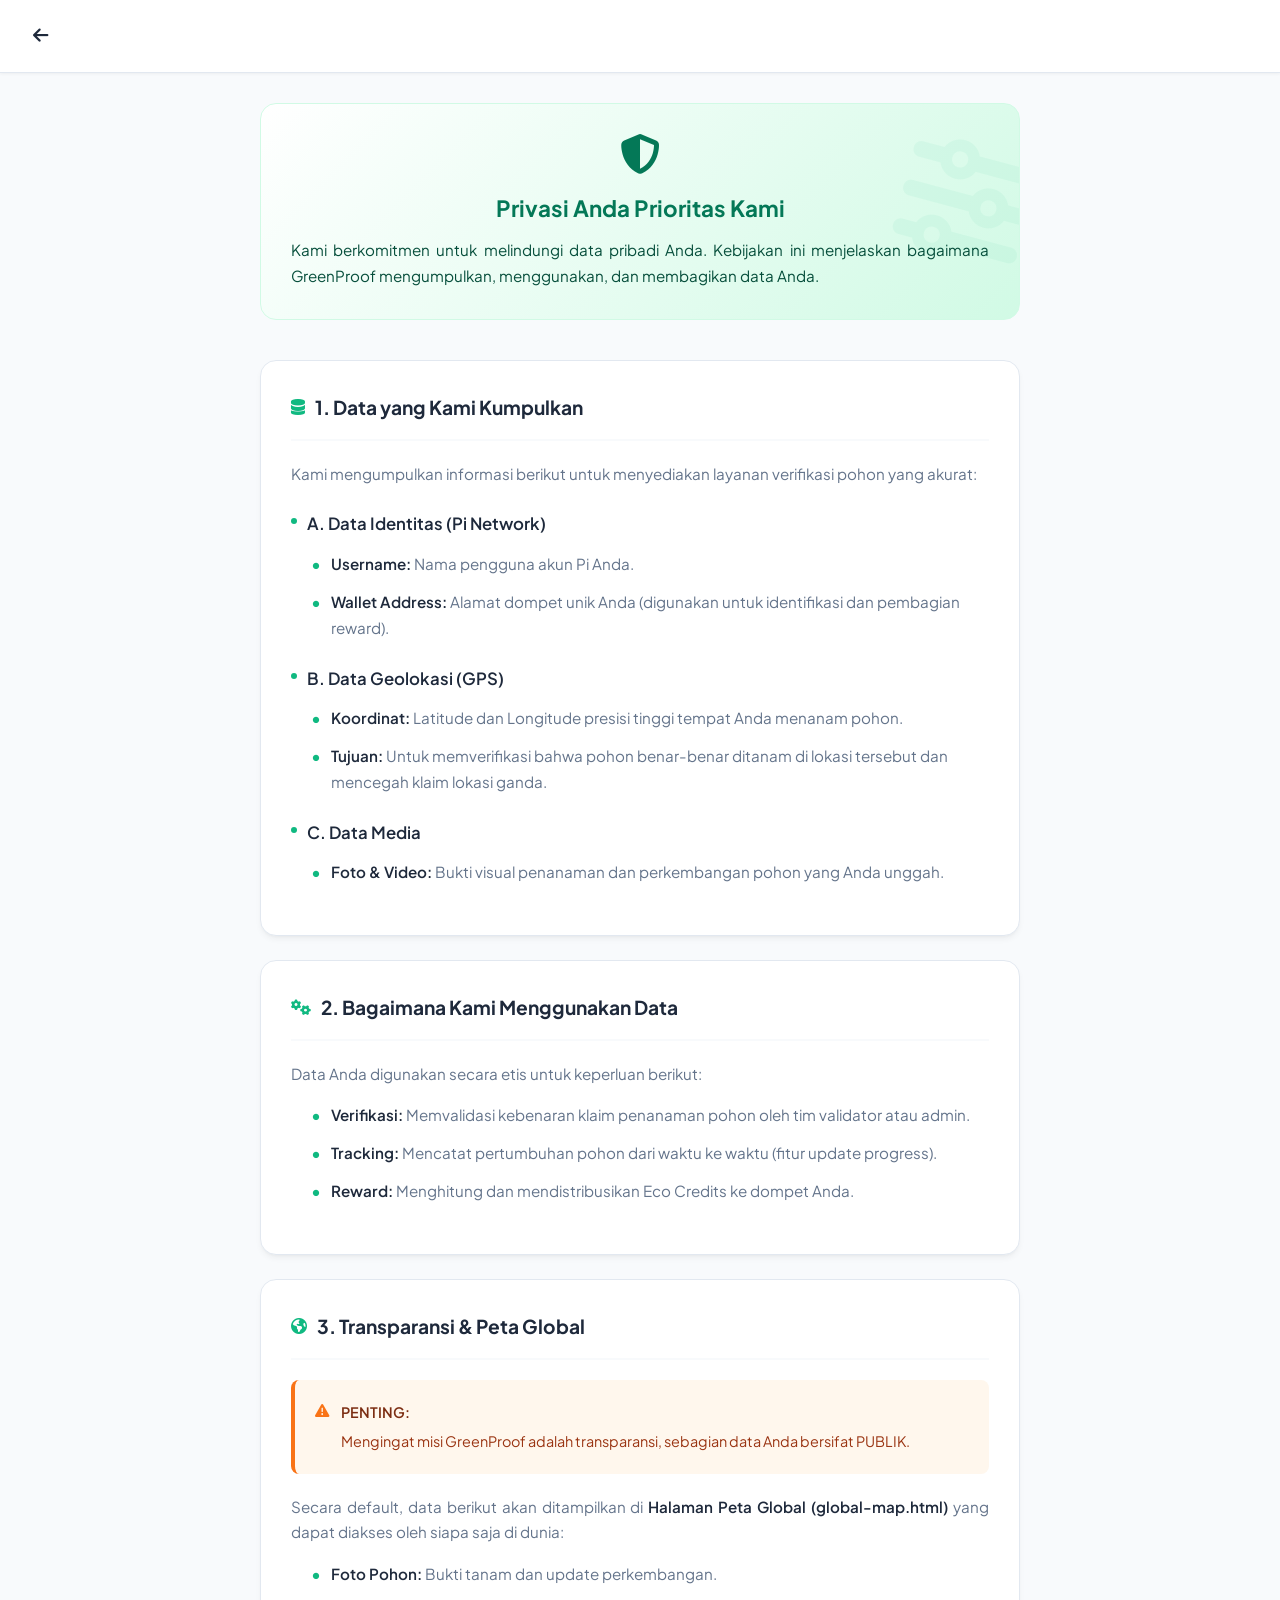
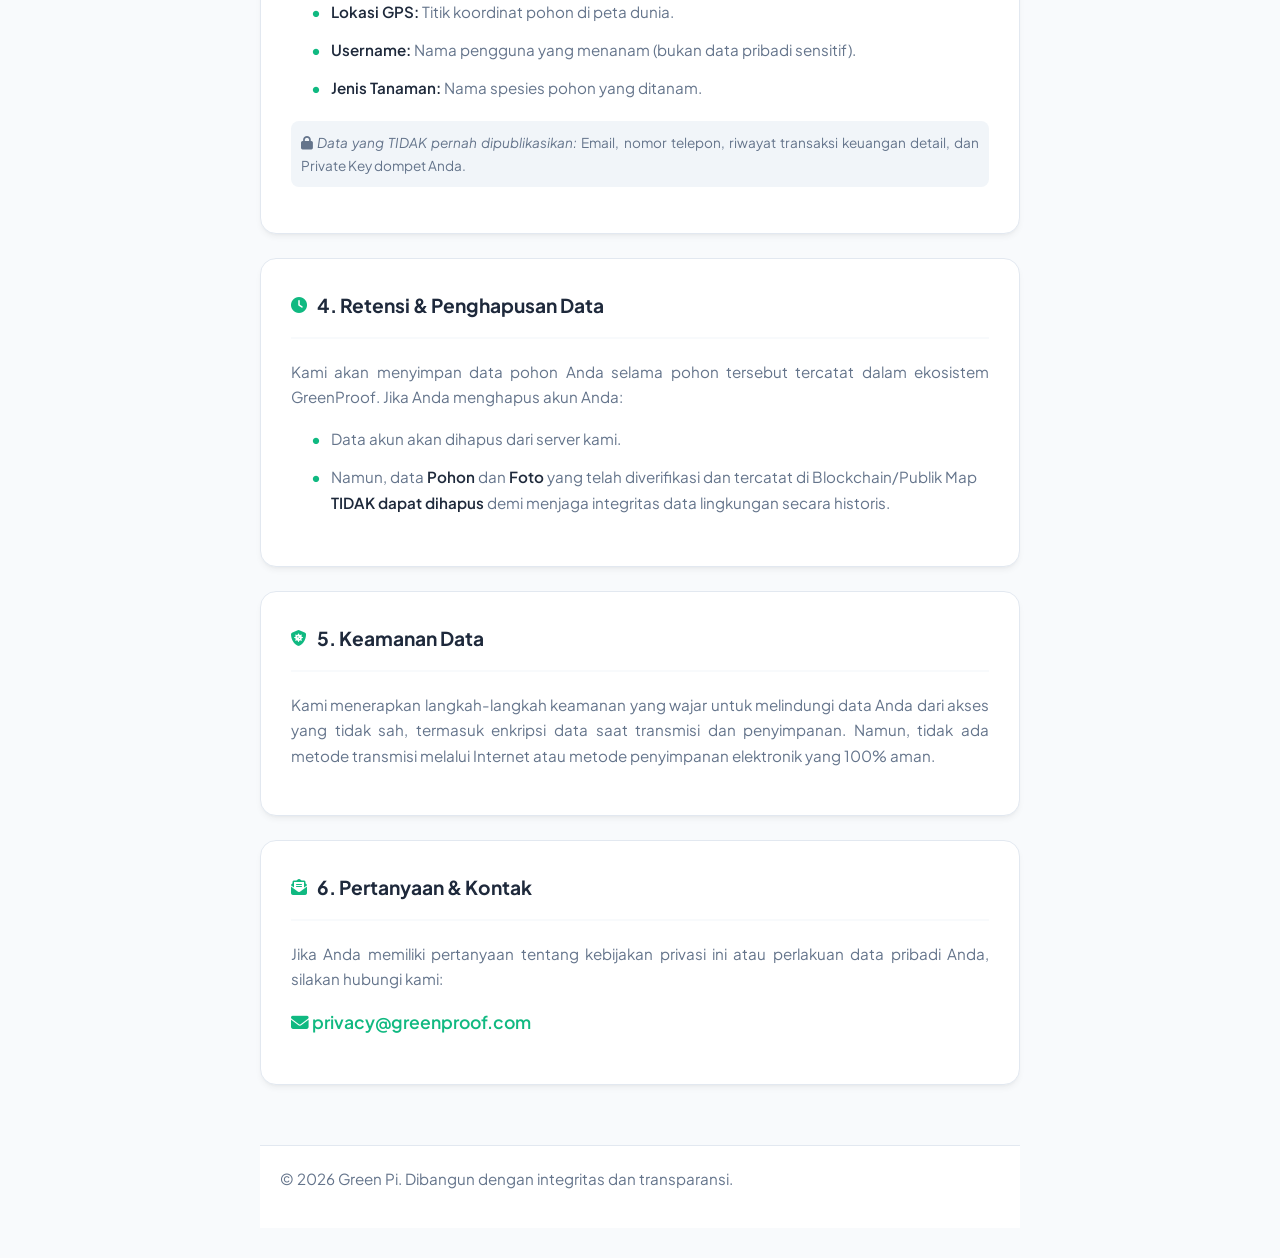
<file: privacy.html>
<!DOCTYPE html>
<html lang="id">
<head>
    <meta charset="UTF-8">
    <meta name="viewport" content="width=device-width, initial-scale=1.0, maximum-scale=1.0, user-scalable=no">
    <title>Kebijakan Privasi - GreenProof</title>
    
    <!-- Fonts: Plus Jakarta Sans -->
    <link href="https://fonts.googleapis.com/css2?family=Plus+Jakarta+Sans:wght@400;500;600;700&display=swap" rel="stylesheet">
    <!-- Icons: FontAwesome -->
    <link rel="stylesheet" href="https://cdnjs.cloudflare.com/ajax/libs/font-awesome/6.4.0/css/all.min.css">
    
    <style>
        /* --- CSS VARIABLES (Match Index Style) --- */
        :root {
            --primary: #10b981;       /* Emerald Green */
            --primary-dark: #047857;  /* Darker Green */
            --primary-light: #d1fae5; /* Light Green BG */
            --text-main: #1e293b;     /* Slate 800 */
            --text-muted: #64748b;    /* Slate 500 */
            --bg-body: #f8fafc;       /* Slate 50 */
            --surface: #ffffff;       /* White */
            --border: #e2e8f0;        /* Slate 200 */
            --shadow: 0 4px 6px -1px rgb(0 0 0 / 0.05), 0 2px 4px -2px rgb(0 0 0 / 0.05);
            --radius: 16px;
        }

        /* --- RESET & BASE --- */
        * { margin: 0; padding: 0; box-sizing: border-box; -webkit-tap-highlight-color: transparent; scroll-behavior: smooth; }
        
        body {
            font-family: 'Plus Jakarta Sans', sans-serif;
            background-color: var(--bg-body);
            color: var(--text-main);
            line-height: 1.7;
            min-height: 100vh;
            display: flex;
            flex-direction: column;
        }

        /* --- ANIMATION UTILITIES --- */
        /* Base state for scroll animation */
        .reveal {
            opacity: 0;
            transform: translateY(30px);
            transition: all 0.6s cubic-bezier(0.16, 1, 0.3, 1);
            will-change: opacity, transform;
        }

        /* Active state when visible */
        .reveal.active {
            opacity: 1;
            transform: translateY(0);
        }

        /* Staggered delays for list items */
        .delay-1 { transition-delay: 0.1s; }
        .delay-2 { transition-delay: 0.2s; }
        .delay-3 { transition-delay: 0.3s; }

        /* --- HEADER / NAVBAR --- */
        header {
            background: rgba(255, 255, 255, 0.9);
            backdrop-filter: blur(10px);
            -webkit-backdrop-filter: blur(10px);
            padding: 16px 20px;
            display: flex;
            align-items: center;
            position: sticky;
            top: 0;
            z-index: 100;
            box-shadow: 0 1px 3px rgba(0,0,0,0.05);
            border-bottom: 1px solid var(--border);
        }

        .back-btn {
            background: transparent;
            border: none;
            font-size: 1.1rem;
            margin-right: 15px;
            cursor: pointer;
            color: var(--text-main);
            width: 40px;
            height: 40px;
            border-radius: 50%;
            display: flex;
            align-items: center;
            justify-content: center;
            transition: 0.2s ease;
        }
        .back-btn:hover {
            background-color: var(--bg-body);
            color: var(--primary);
        }
        
        header h1 { 
            font-size: 1.1rem; 
            font-weight: 700; 
            margin: 0; 
            color: var(--text-main);
            letter-spacing: -0.5px;
        }

        /* --- CONTENT CONTAINER --- */
        .container { 
            max-width: 800px; 
            margin: 0 auto; 
            padding: 30px 20px;
            flex: 1;
        }
        
        /* --- INTRO BOX (Hero Section) --- */
        .intro-box {
            background: linear-gradient(135deg, var(--surface) 0%, var(--primary-light) 100%);
            border: 1px solid #d1fae5;
            border-radius: var(--radius);
            padding: 30px;
            margin-bottom: 40px;
            text-align: center;
            position: relative;
            overflow: hidden;
        }
        
        /* Decorative icon background */
        .intro-box::before {
            content: '\f1de'; /* Shield Icon */
            font-family: 'Font Awesome 6 Free';
            font-weight: 900;
            position: absolute;
            top: -10px; right: -10px;
            font-size: 8rem;
            color: var(--primary);
            opacity: 0.05;
            transform: rotate(15deg);
        }

        .intro-box i.main-icon {
            font-size: 2.5rem;
            color: var(--primary-dark);
            margin-bottom: 15px;
            display: inline-block;
        }
        
        .intro-box h2 { 
            color: var(--primary-dark); 
            font-size: 1.4rem; 
            margin-bottom: 10px; 
            position: relative;
            z-index: 2;
        }
        
        .intro-box p { 
            color: #064e3b; 
            font-size: 0.95rem; 
            margin: 0; 
            position: relative;
            z-index: 2;
        }

        /* --- SECTION BLOCKS (Cards) --- */
        .section-block {
            background: var(--surface);
            border-radius: var(--radius);
            padding: 30px;
            margin-bottom: 24px;
            box-shadow: var(--shadow);
            border: 1px solid var(--border);
            transition: transform 0.3s ease;
        }
        .section-block:hover {
            border-color: var(--primary);
        }

        .section-title {
            font-size: 1.2rem; 
            font-weight: 700; 
            color: var(--text-main);
            margin-bottom: 20px; 
            padding-bottom: 15px;
            border-bottom: 2px solid var(--bg-body);
            display: flex;
            align-items: center;
            gap: 10px;
        }
        
        .section-title i {
            color: var(--primary);
            font-size: 1rem;
        }

        h3 {
            font-size: 1.05rem; 
            font-weight: 600; 
            margin-top: 24px; 
            margin-bottom: 12px;
            color: var(--text-main);
            display: flex;
            align-items: flex-start;
        }
        
        h3::before {
            content: '';
            display: inline-block;
            width: 6px;
            height: 6px;
            background: var(--primary);
            border-radius: 50%;
            margin-top: 8px;
            margin-right: 10px;
        }

        p { 
            font-size: 0.95rem; 
            color: var(--text-muted); 
            margin-bottom: 16px; 
            text-align: justify; 
        }
        
        ul { 
            margin-left: 10px; 
            margin-bottom: 20px; 
            color: var(--text-muted); 
            font-size: 0.95rem; 
            list-style: none;
            padding-left: 10px;
        }
        
        li { 
            margin-bottom: 12px; 
            position: relative;
            padding-left: 20px;
        }
        
        li::before {
            content: '•';
            color: var(--primary);
            font-weight: bold;
            position: absolute;
            left: 0;
        }

        strong { color: var(--text-main); font-weight: 600; }

        /* --- ALERT BOX --- */
        .alert-box {
            background: #fff7ed;
            border-left: 4px solid #f97316;
            padding: 20px;
            border-radius: 8px;
            margin: 20px 0;
            font-size: 0.9rem; 
            color: #9a3412;
            display: flex;
            align-items: flex-start;
            gap: 12px;
        }
        .alert-box i { margin-top: 4px; color: #f97316; }
        .alert-box strong { display: block; margin-bottom: 5px; color: #7c2d12; }

        /* --- FOOTER --- */
        .footer-note {
            text-align: center; 
            font-size: 0.85rem; 
            color: var(--text-muted);
            margin-top: 60px; 
            padding: 20px;
            border-top: 1px solid var(--border);
            background: var(--surface);
        }

        /* --- RESPONSIVE --- */
        @media (max-width: 600px) {
            .container { padding: 20px 15px; }
            .section-block { padding: 20px; }
            .intro-box { padding: 20px; }
        }
    </style>
</head>
<body>

    <!-- HEADER -->
    <header>
        <!-- Button ini menggunakan fungsi goBack() -->
        <button class="back-btn" onclick="goBack()" aria-label="Kembali">
            <i class="fas fa-arrow-left"></i>
        </button>
        
    </header>

    <div class="container">
        
        <!-- INTRO SECTION -->
        <div class="intro-box reveal">
            <i class="fas fa-shield-alt main-icon"></i>
            <h2>Privasi Anda Prioritas Kami</h2>
            <p>Kami berkomitmen untuk melindungi data pribadi Anda. Kebijakan ini menjelaskan bagaimana GreenProof mengumpulkan, menggunakan, dan membagikan data Anda.</p>
        </div>

        <!-- 1. PENGUMPULAN DATA -->
        <div class="section-block reveal delay-1">
            <div class="section-title">
                <i class="fas fa-database"></i> 1. Data yang Kami Kumpulkan
            </div>
            <p>Kami mengumpulkan informasi berikut untuk menyediakan layanan verifikasi pohon yang akurat:</p>
            
            <h3>A. Data Identitas (Pi Network)</h3>
            <ul>
                <li><strong>Username:</strong> Nama pengguna akun Pi Anda.</li>
                <li><strong>Wallet Address:</strong> Alamat dompet unik Anda (digunakan untuk identifikasi dan pembagian reward).</li>
            </ul>

            <h3>B. Data Geolokasi (GPS)</h3>
            <ul>
                <li><strong>Koordinat:</strong> Latitude dan Longitude presisi tinggi tempat Anda menanam pohon.</li>
                <li><strong>Tujuan:</strong> Untuk memverifikasi bahwa pohon benar-benar ditanam di lokasi tersebut dan mencegah klaim lokasi ganda.</li>
            </ul>

            <h3>C. Data Media</h3>
            <ul>
                <li><strong>Foto & Video:</strong> Bukti visual penanaman dan perkembangan pohon yang Anda unggah.</li>
            </ul>
        </div>

        <!-- 2. PENGGUNAAN DATA -->
        <div class="section-block reveal delay-1">
            <div class="section-title">
                <i class="fas fa-cogs"></i> 2. Bagaimana Kami Menggunakan Data
            </div>
            <p>Data Anda digunakan secara etis untuk keperluan berikut:</p>
            <ul>
                <li><strong>Verifikasi:</strong> Memvalidasi kebenaran klaim penanaman pohon oleh tim validator atau admin.</li>
                <li><strong>Tracking:</strong> Mencatat pertumbuhan pohon dari waktu ke waktu (fitur update progress).</li>
                <li><strong>Reward:</strong> Menghitung dan mendistribusikan Eco Credits ke dompet Anda.</li>
            </ul>
        </div>

        <!-- 3. TRANSPARANSI PUBLIK -->
        <div class="section-block reveal delay-2">
            <div class="section-title">
                <i class="fas fa-globe-americas"></i> 3. Transparansi & Peta Global
            </div>
            
            <div class="alert-box">
                <i class="fas fa-exclamation-triangle"></i>
                <div>
                    <strong>PENTING:</strong> Mengingat misi GreenProof adalah transparansi, sebagian data Anda bersifat PUBLIK.
                </div>
            </div>

            <p>Secara default, data berikut akan ditampilkan di <strong>Halaman Peta Global (global-map.html)</strong> yang dapat diakses oleh siapa saja di dunia:</p>
            <ul>
                <li><strong>Foto Pohon:</strong> Bukti tanam dan update perkembangan.</li>
                <li><strong>Lokasi GPS:</strong> Titik koordinat pohon di peta dunia.</li>
                <li><strong>Username:</strong> Nama pengguna yang menanam (bukan data pribadi sensitif).</li>
                <li><strong>Jenis Tanaman:</strong> Nama spesies pohon yang ditanam.</li>
            </ul>
            <p style="background: #f1f5f9; padding: 10px; border-radius: 8px; font-size: 0.85rem;">
                <em><i class="fas fa-lock"></i> Data yang TIDAK pernah dipublikasikan:</em> Email, nomor telepon, riwayat transaksi keuangan detail, dan Private Key dompet Anda.
            </p>
        </div>

        <!-- 4. PEMBERITAHUAN DATA -->
        <div class="section-block reveal delay-2">
            <div class="section-title">
                <i class="fas fa-clock"></i> 4. Retensi & Penghapusan Data
            </div>
            <p>Kami akan menyimpan data pohon Anda selama pohon tersebut tercatat dalam ekosistem GreenProof. Jika Anda menghapus akun Anda:</p>
            <ul>
                <li>Data akun akan dihapus dari server kami.</li>
                <li>Namun, data <strong>Pohon</strong> dan <strong>Foto</strong> yang telah diverifikasi dan tercatat di Blockchain/Publik Map <strong>TIDAK dapat dihapus</strong> demi menjaga integritas data lingkungan secara historis.</li>
            </ul>
        </div>

        <!-- 5. KEAMANAN -->
        <div class="section-block reveal delay-3">
            <div class="section-title">
                <i class="fas fa-shield-virus"></i> 5. Keamanan Data
            </div>
            <p>Kami menerapkan langkah-langkah keamanan yang wajar untuk melindungi data Anda dari akses yang tidak sah, termasuk enkripsi data saat transmisi dan penyimpanan. Namun, tidak ada metode transmisi melalui Internet atau metode penyimpanan elektronik yang 100% aman.</p>
        </div>

        <!-- 6. HUBUNGI KAMI -->
        <div class="section-block reveal delay-3">
            <div class="section-title">
                <i class="fas fa-envelope-open-text"></i> 6. Pertanyaan & Kontak
            </div>
            <p>Jika Anda memiliki pertanyaan tentang kebijakan privasi ini atau perlakuan data pribadi Anda, silakan hubungi kami:</p>
            <p style="font-weight: 600; color: var(--primary); font-size: 1.1rem; margin-top: 15px;">
                <i class="fas fa-envelope"></i> privacy@greenproof.com
            </p>
        </div>

        <!-- FOOTER -->
        <div class="footer-note reveal">
            <p>&copy; 2026 Green Pi. Dibangun dengan integritas dan transparansi.</p>
        </div>
    </div>

    <!-- JAVASCRIPT LOGIC -->
    <script>
        // 1. LOGIKA TOMBOL KEMBALI (SMART BACK)
        function goBack() {
            // Cek apakah ada riwayat halaman sebelumnya
            if (window.history.length > 1) {
                // Jika ada, kembali ke halaman sebelumnya
                window.history.back();
            } else {
                // Jika tidak ada (misal dibuka di tab baru), arahkan ke index.html
                window.location.href = 'index.html';
            }
        }

        // 2. LOGIKA ANIMASI SCROLL (INTERSECTION OBSERVER)
        document.addEventListener('DOMContentLoaded', () => {
            const observerOptions = {
                root: null,
                rootMargin: '0px',
                threshold: 0.1 // Animasi mulai saat 10% elemen terlihat
            };

            const observer = new IntersectionObserver((entries, observer) => {
                entries.forEach(entry => {
                    if (entry.isIntersecting) {
                        entry.target.classList.add('active');
                        // Opsional: Hentikan observasi setelah animasi berjalan sekali
                        observer.unobserve(entry.target);
                    }
                });
            }, observerOptions);

            const elements = document.querySelectorAll('.reveal');
            elements.forEach(el => observer.observe(el));
        });
    </script>
</body>
</html>
</file>
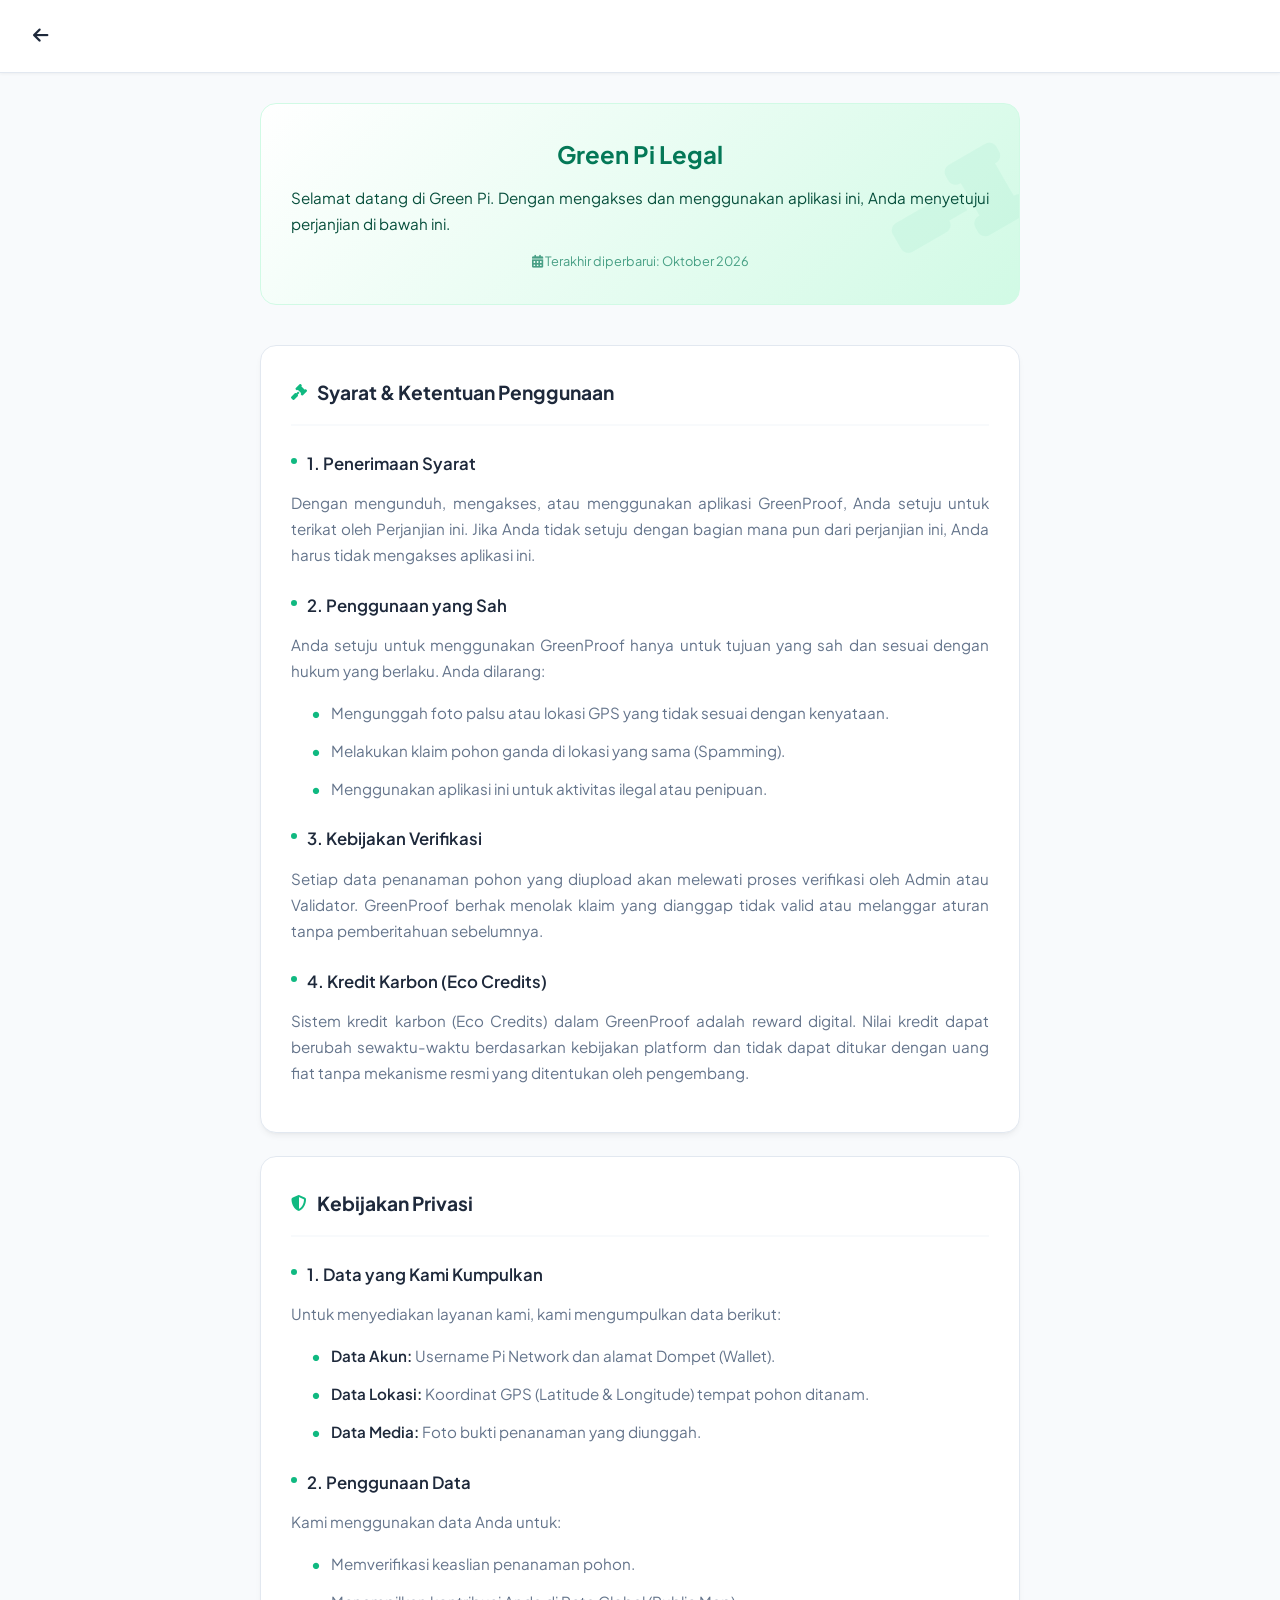
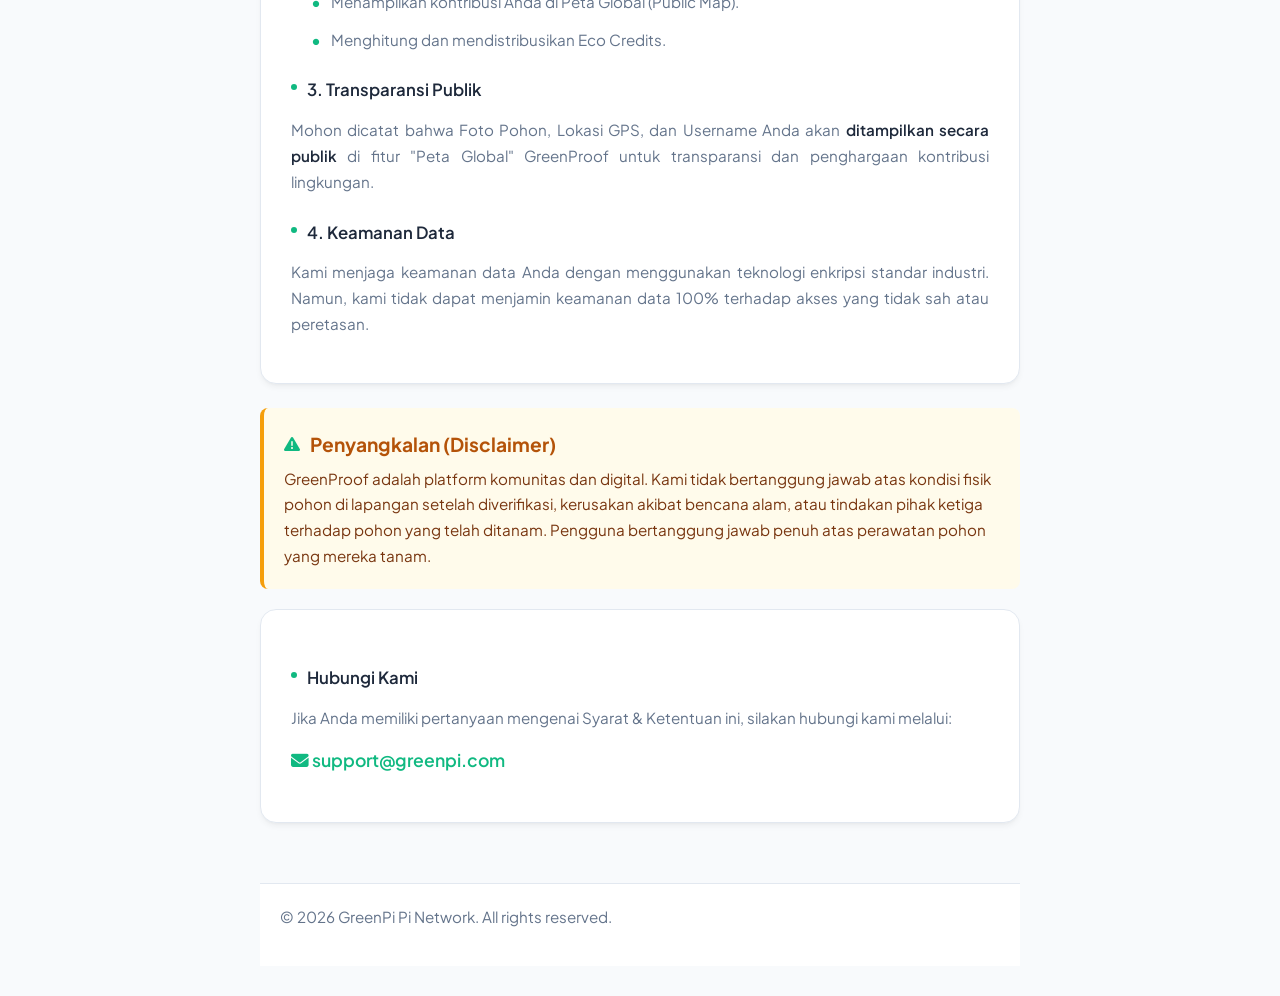
<file: terms.html>
<!DOCTYPE html>
<html lang="id">
<head>
    <meta charset="UTF-8">
    <meta name="viewport" content="width=device-width, initial-scale=1.0, maximum-scale=1.0, user-scalable=no">
    <title>Syarat & Kebijakan - GreenProof</title>
    
    <!-- Fonts: Plus Jakarta Sans -->
    <link href="https://fonts.googleapis.com/css2?family=Plus+Jakarta+Sans:wght@400;500;600;700&display=swap" rel="stylesheet">
    <!-- Icons: FontAwesome -->
    <link rel="stylesheet" href="https://cdnjs.cloudflare.com/ajax/libs/font-awesome/6.4.0/css/all.min.css">
    
    <style>
        /* --- CSS VARIABLES (Match Index Style) --- */
        :root {
            --primary: #10b981;       /* Emerald 
            
            
            
            
            
             */
            --primary-dark: #047857;  /* Darker Green */
            --primary-light: #d1fae5; /* Light Green BG */
            --text-main: #1e293b;     /* Slate 800 */
            --text-muted: #64748b;    /* Slate 500 */
            --bg-body: #f8fafc;       /* Slate 50 */
            --surface: #ffffff;       /* White */
            --border: #e2e8f0;        /* Slate 200 */
            --shadow: 0 4px 6px -1px rgb(0 0 0 / 0.05), 0 2px 4px -2px rgb(0 0 0 / 0.05);
            --radius: 16px;
        }

        /* --- RESET & BASE --- */
        * { margin: 0; padding: 0; box-sizing: border-box; -webkit-tap-highlight-color: transparent; scroll-behavior: smooth; }
        
        body {
            font-family: 'Plus Jakarta Sans', sans-serif;
            background-color: var(--bg-body);
            color: var(--text-main);
            line-height: 1.7;
            min-height: 100vh;
            display: flex;
            flex-direction: column;
        }

        /* --- ANIMATION UTILITIES --- */
        .reveal {
            opacity: 0;
            transform: translateY(30px);
            transition: all 0.6s cubic-bezier(0.16, 1, 0.3, 1);
            will-change: opacity, transform;
        }

        .reveal.active {
            opacity: 1;
            transform: translateY(0);
        }

        .delay-1 { transition-delay: 0.1s; }
        .delay-2 { transition-delay: 0.2s; }
        .delay-3 { transition-delay: 0.3s; }

        /* --- HEADER / NAVBAR --- */
        header {
            background: rgba(255, 255, 255, 0.9);
            backdrop-filter: blur(10px);
            -webkit-backdrop-filter: blur(10px);
            padding: 16px 20px;
            display: flex;
            align-items: center;
            position: sticky;
            top: 0;
            z-index: 100;
            box-shadow: 0 1px 3px rgba(0,0,0,0.05);
            border-bottom: 1px solid var(--border);
        }

        .back-btn {
            background: transparent;
            border: none;
            font-size: 1.1rem;
            margin-right: 15px;
            cursor: pointer;
            color: var(--text-main);
            width: 40px;
            height: 40px;
            border-radius: 50%;
            display: flex;
            align-items: center;
            justify-content: center;
            transition: 0.2s ease;
        }
        .back-btn:hover {
            background-color: var(--bg-body);
            color: var(--primary);
        }
        
        header h1 { 
            font-size: 1.1rem; 
            font-weight: 700; 
            margin: 0; 
            color: var(--text-main);
            letter-spacing: -0.5px;
        }

        /* --- CONTENT CONTAINER --- */
        .container { 
            max-width: 800px; 
            margin: 0 auto; 
            padding: 30px 20px;
            flex: 1;
        }

        /* --- INTRO BOX --- */
        .intro-box {
            background: linear-gradient(135deg, var(--surface) 0%, var(--primary-light) 100%);
            border: 1px solid #d1fae5;
            border-radius: var(--radius);
            padding: 30px;
            margin-bottom: 40px;
            text-align: center;
            position: relative;
            overflow: hidden;
        }
        
        .intro-box::before {
            content: '\f0e3'; /* Gavel Icon */
            font-family: 'Font Awesome 6 Free';
            font-weight: 900;
            position: absolute;
            top: -10px; right: -10px;
            font-size: 8rem;
            color: var(--primary);
            opacity: 0.05;
            transform: rotate(15deg);
        }

        .intro-box h2 { 
            font-size: 1.5rem; 
            margin-bottom: 10px; 
            color: var(--primary-dark);
            position: relative;
            z-index: 2;
        }
        
        .intro-box p { 
            color: #064e3b; 
            font-size: 0.95rem; 
            margin-bottom: 5px;
            position: relative;
            z-index: 2;
        }
        
        .last-updated {
            font-size: 0.8rem;
            color: var(--primary-dark);
            opacity: 0.7;
            margin-top: 10px;
            display: inline-block;
        }

        /* --- SECTION BLOCKS (Cards) --- */
        .section-block {
            background: var(--surface);
            border-radius: var(--radius);
            padding: 30px;
            margin-bottom: 24px;
            box-shadow: var(--shadow);
            border: 1px solid var(--border);
            transition: transform 0.3s ease;
        }
        .section-block:hover {
            border-color: var(--primary);
        }

        .section-title {
            font-size: 1.2rem; 
            font-weight: 700; 
            color: var(--text-main);
            margin-bottom: 20px; 
            padding-bottom: 15px;
            border-bottom: 2px solid var(--bg-body);
            display: flex;
            align-items: center;
            gap: 10px;
        }
        
        .section-title i {
            color: var(--primary);
            font-size: 1rem;
        }

        h3 {
            font-size: 1.05rem; 
            font-weight: 600; 
            margin-top: 24px; 
            margin-bottom: 12px;
            color: var(--text-main);
            display: flex;
            align-items: flex-start;
        }
        
        h3::before {
            content: '';
            display: inline-block;
            width: 6px;
            height: 6px;
            background: var(--primary);
            border-radius: 50%;
            margin-top: 8px;
            margin-right: 10px;
        }

        p { 
            font-size: 0.95rem; 
            color: var(--text-muted); 
            margin-bottom: 16px; 
            text-align: justify; 
        }
        
        ul { 
            margin-left: 10px; 
            margin-bottom: 20px; 
            color: var(--text-muted); 
            font-size: 0.95rem; 
            list-style: none;
            padding-left: 10px;
        }
        
        li { 
            margin-bottom: 12px; 
            position: relative;
            padding-left: 20px;
        }
        
        li::before {
            content: '•';
            color: var(--primary);
            font-weight: bold;
            position: absolute;
            left: 0;
        }

        strong { color: var(--text-main); font-weight: 600; }

        /* --- WARNING / DISCLAIMER BOX --- */
        .warning-box {
            background: #fffbeb;
            border-left: 4px solid #f59e0b;
            padding: 20px;
            border-radius: 8px;
            margin: 20px 0;
        }
        .warning-box .section-title {
            border-bottom: none;
            padding-bottom: 0;
            margin-bottom: 10px;
            color: #b45309;
        }
        .warning-box p { margin: 0; color: #78350f; text-align: left; }

        /* --- FOOTER --- */
        .footer-note {
            text-align: center; 
            font-size: 0.85rem; 
            color: var(--text-muted);
            margin-top: 60px; 
            padding: 20px;
            border-top: 1px solid var(--border);
            background: var(--surface);
        }

        /* --- RESPONSIVE --- */
        @media (max-width: 600px) {
            .container { padding: 20px 15px; }
            .section-block { padding: 20px; }
            .intro-box { padding: 20px; }
        }
    </style>
</head>
<body>

    <!-- HEADER -->
    <header>
        <button class="back-btn" onclick="goBack()" aria-label="Kembali">
            <i class="fas fa-arrow-left"></i>
        </button>
        
    </header>

    <div class="container">
        
        <!-- INTRO SECTION -->
        <div class="intro-box reveal">
            <h2>Green Pi Legal</h2>
            <p>Selamat datang di Green Pi. Dengan mengakses dan menggunakan aplikasi ini, Anda menyetujui perjanjian di bawah ini.</p>
            <span class="last-updated"><i class="fas fa-calendar-alt"></i> Terakhir diperbarui: Oktober 2026</span>
        </div>

        <!-- 1. TERMS OF USE -->
        <div class="section-block reveal delay-1">
            <div class="section-title">
                <i class="fas fa-gavel"></i> Syarat & Ketentuan Penggunaan
            </div>
            
            <h3>1. Penerimaan Syarat</h3>
            <p>Dengan mengunduh, mengakses, atau menggunakan aplikasi GreenProof, Anda setuju untuk terikat oleh Perjanjian ini. Jika Anda tidak setuju dengan bagian mana pun dari perjanjian ini, Anda harus tidak mengakses aplikasi ini.</p>

            <h3>2. Penggunaan yang Sah</h3>
            <p>Anda setuju untuk menggunakan GreenProof hanya untuk tujuan yang sah dan sesuai dengan hukum yang berlaku. Anda dilarang:</p>
            <ul>
                <li>Mengunggah foto palsu atau lokasi GPS yang tidak sesuai dengan kenyataan.</li>
                <li>Melakukan klaim pohon ganda di lokasi yang sama (Spamming).</li>
                <li>Menggunakan aplikasi ini untuk aktivitas ilegal atau penipuan.</li>
            </ul>

            <h3>3. Kebijakan Verifikasi</h3>
            <p>Setiap data penanaman pohon yang diupload akan melewati proses verifikasi oleh Admin atau Validator. GreenProof berhak menolak klaim yang dianggap tidak valid atau melanggar aturan tanpa pemberitahuan sebelumnya.</p>

            <h3>4. Kredit Karbon (Eco Credits)</h3>
            <p>Sistem kredit karbon (Eco Credits) dalam GreenProof adalah reward digital. Nilai kredit dapat berubah sewaktu-waktu berdasarkan kebijakan platform dan tidak dapat ditukar dengan uang fiat tanpa mekanisme resmi yang ditentukan oleh pengembang.</p>
        </div>

        <!-- 2. PRIVACY POLICY -->
        <div class="section-block reveal delay-1">
            <div class="section-title">
                <i class="fas fa-shield-alt"></i> Kebijakan Privasi
            </div>

            <h3>1. Data yang Kami Kumpulkan</h3>
            <p>Untuk menyediakan layanan kami, kami mengumpulkan data berikut:</p>
            <ul>
                <li><strong>Data Akun:</strong> Username Pi Network dan alamat Dompet (Wallet).</li>
                <li><strong>Data Lokasi:</strong> Koordinat GPS (Latitude & Longitude) tempat pohon ditanam.</li>
                <li><strong>Data Media:</strong> Foto bukti penanaman yang diunggah.</li>
            </ul>

            <h3>2. Penggunaan Data</h3>
            <p>Kami menggunakan data Anda untuk:</p>
            <ul>
                <li>Memverifikasi keaslian penanaman pohon.</li>
                <li>Menampilkan kontribusi Anda di Peta Global (Public Map).</li>
                <li>Menghitung dan mendistribusikan Eco Credits.</li>
            </ul>

            <h3>3. Transparansi Publik</h3>
            <p>Mohon dicatat bahwa Foto Pohon, Lokasi GPS, dan Username Anda akan <strong>ditampilkan secara publik</strong> di fitur "Peta Global" GreenProof untuk transparansi dan penghargaan kontribusi lingkungan.</p>

            <h3>4. Keamanan Data</h3>
            <p>Kami menjaga keamanan data Anda dengan menggunakan teknologi enkripsi standar industri. Namun, kami tidak dapat menjamin keamanan data 100% terhadap akses yang tidak sah atau peretasan.</p>
        </div>

        <!-- 3. DISCLAIMER -->
        <div class="warning-box reveal delay-2">
            <div class="section-title" style="color: #b45309; border-bottom: none; margin-bottom: 5px;">
                <i class="fas fa-exclamation-triangle"></i> Penyangkalan (Disclaimer)
            </div>
            <p style="color: #78350f;">
                GreenProof adalah platform komunitas dan digital. Kami tidak bertanggung jawab atas kondisi fisik pohon di lapangan setelah diverifikasi, kerusakan akibat bencana alam, atau tindakan pihak ketiga terhadap pohon yang telah ditanam. Pengguna bertanggung jawab penuh atas perawatan pohon yang mereka tanam.
            </p>
        </div>

        <!-- 4. CONTACT -->
        <div class="section-block reveal delay-3">
            <h3>Hubungi Kami</h3>
            <p>Jika Anda memiliki pertanyaan mengenai Syarat & Ketentuan ini, silakan hubungi kami melalui:</p>
            <p style="font-weight: 600; color: var(--primary); font-size: 1.1rem; margin-top: 15px;">
                <i class="fas fa-envelope"></i> support@greenpi.com
            </p>
        </div>

        <!-- FOOTER -->
        <div class="footer-note reveal">
            <p>&copy; 2026 GreenPi Pi Network. All rights reserved.</p>
        </div>
    </div>

    <!-- JAVASCRIPT LOGIC -->
    <script>
        // 1. LOGIKA TOMBOL KEMBALI (SMART BACK)
        function goBack() {
            // Cek apakah ada riwayat halaman sebelumnya
            if (window.history.length > 1) {
                window.history.back();
            } else {
                // Jika tidak ada, arahkan ke index.html
                window.location.href = 'index.html';
            }
        }

        // 2. LOGIKA ANIMASI SCROLL (INTERSECTION OBSERVER)
        document.addEventListener('DOMContentLoaded', () => {
            const observerOptions = {
                root: null,
                rootMargin: '0px',
                threshold: 0.1
            };

            const observer = new IntersectionObserver((entries, observer) => {
                entries.forEach(entry => {
                    if (entry.isIntersecting) {
                        entry.target.classList.add('active');
                        observer.unobserve(entry.target);
                    }
                });
            }, observerOptions);

            const elements = document.querySelectorAll('.reveal');
            elements.forEach(el => observer.observe(el));
        });
    </script>
</body>
</html>
</file>
